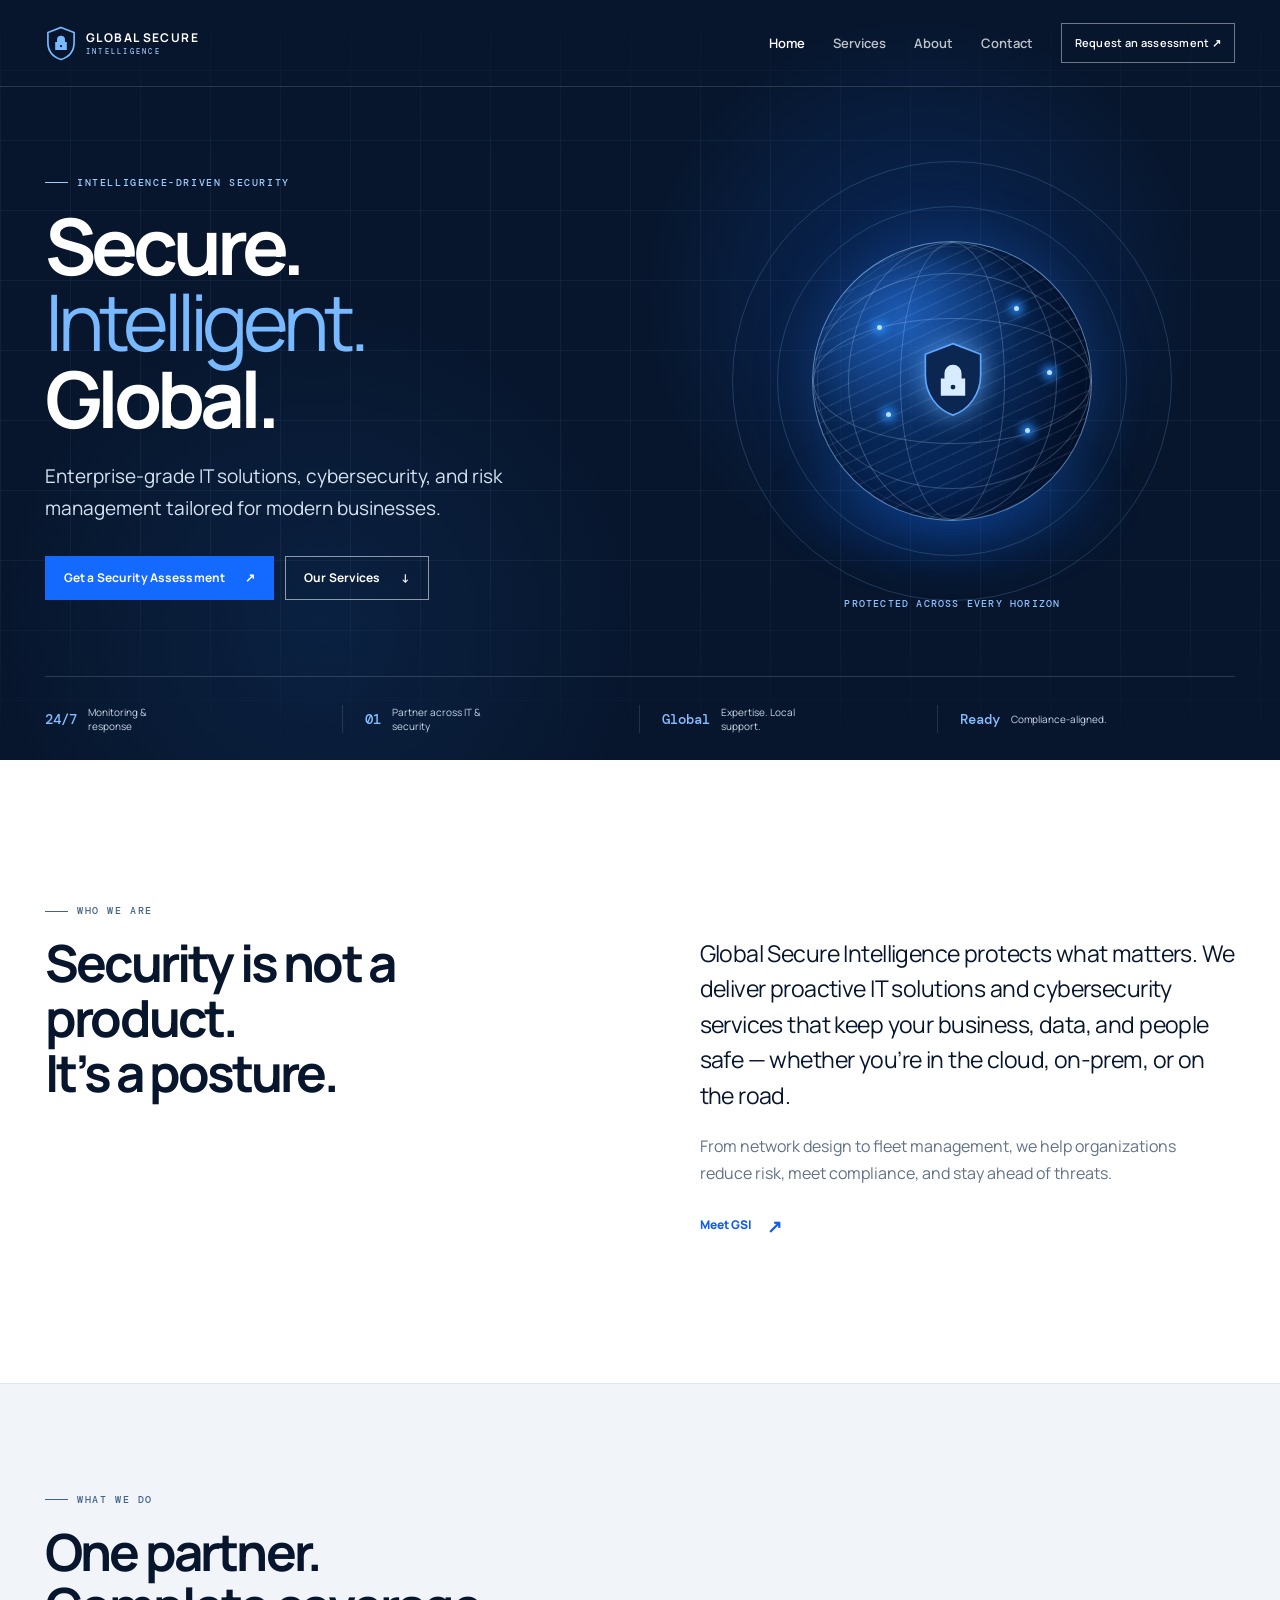
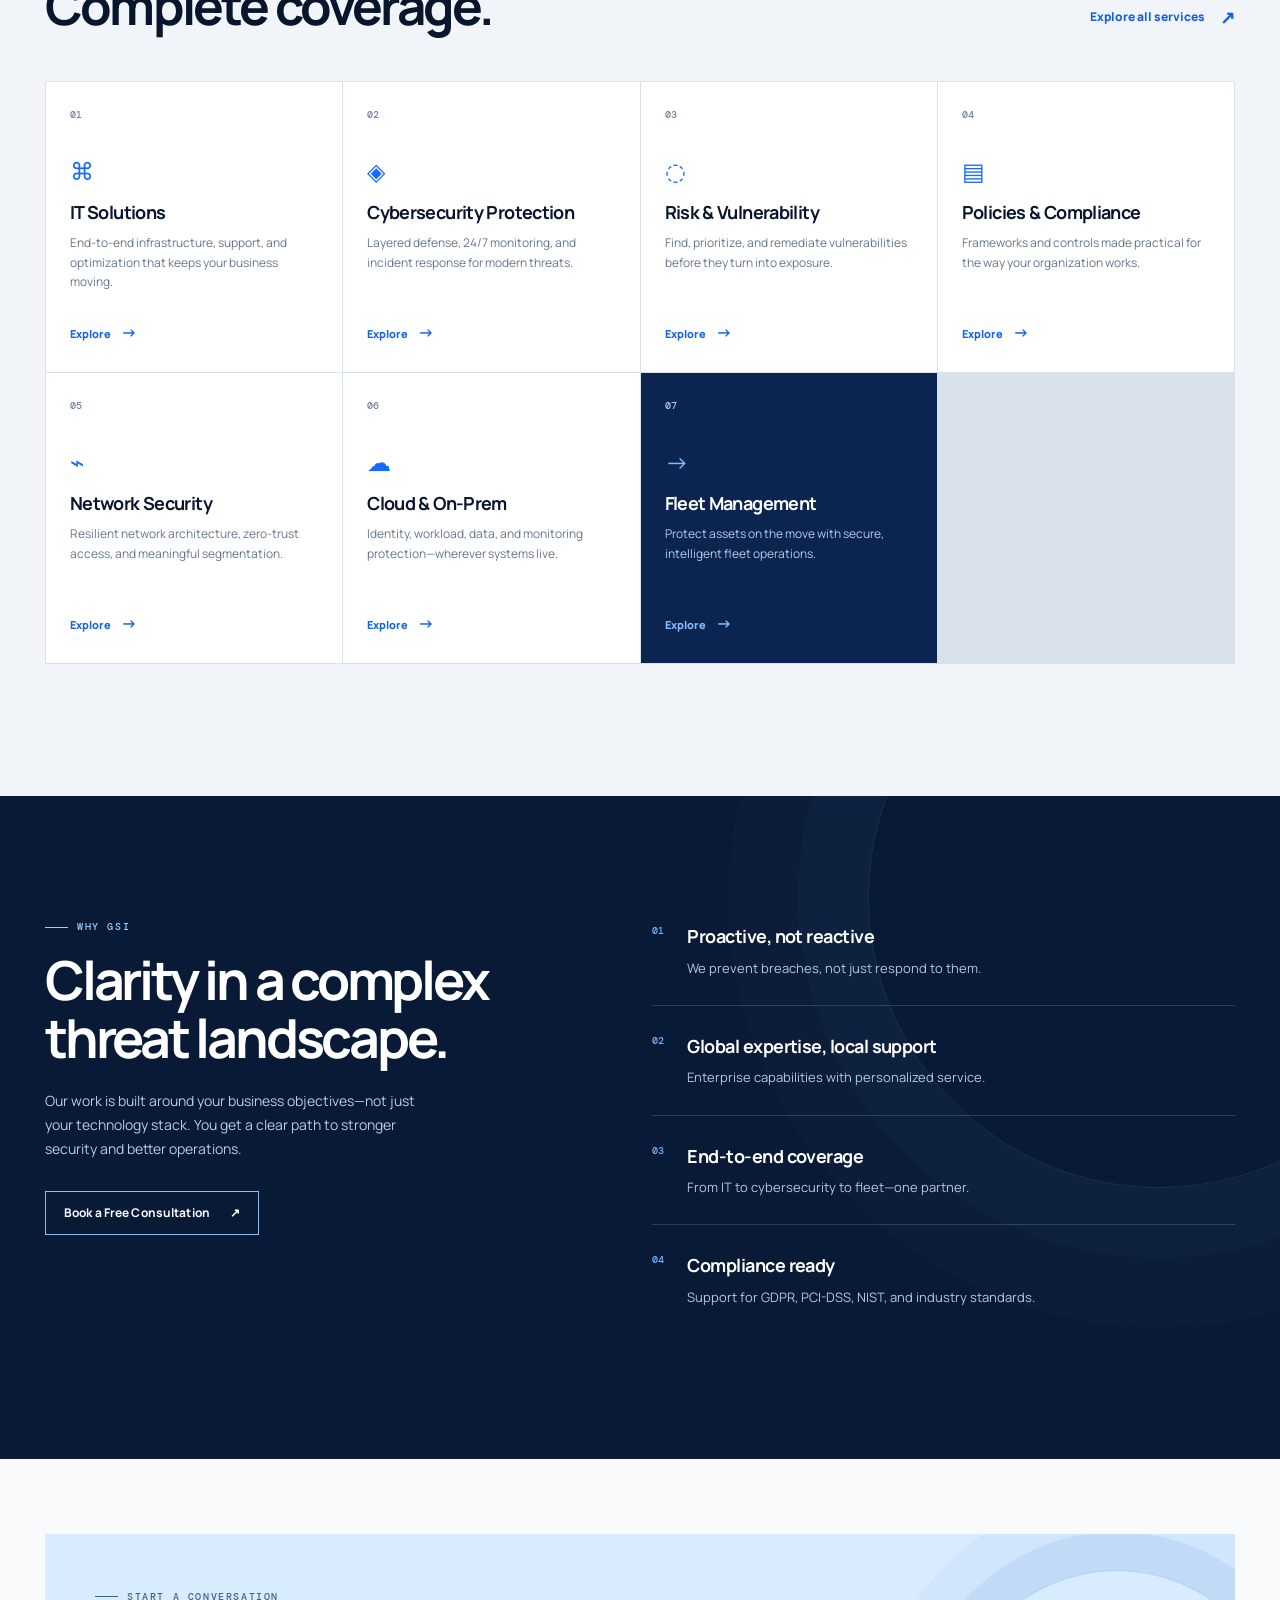
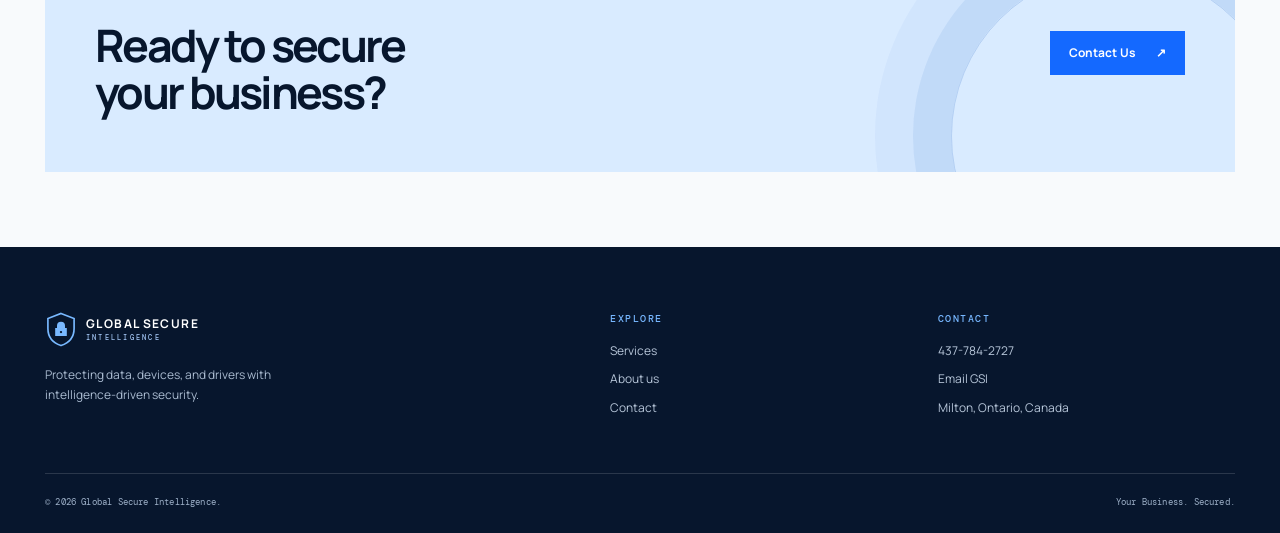
<file: index.html>
<!doctype html>
<html lang="en">
  <head>
    <meta charset="UTF-8">
    <meta name="viewport" content="width=device-width, initial-scale=1.0">
    <meta name="description" content="Global Secure Intelligence delivers enterprise-grade IT solutions, cybersecurity, risk management, and fleet intelligence.">
    <meta name="theme-color" content="#07162d">
    <title>Global Secure Intelligence | Your Business. Secured.</title>
    <link rel="preconnect" href="https://fonts.googleapis.com">
    <link rel="preconnect" href="https://fonts.gstatic.com" crossorigin>
    <link href="https://fonts.googleapis.com/css2?family=DM+Mono:wght@400;500&family=Manrope:wght@400;500;600;700;800&display=swap" rel="stylesheet">
    <link rel="stylesheet" href="styles.css">
  </head>
  <body>
    <a class="skip-link" href="#main-content">Skip to content</a>
    <header class="site-header">
      <div class="shell nav-shell">
        <a class="brand" href="index.html" aria-label="Global Secure Intelligence home">
          <svg class="brand-mark" viewBox="0 0 44 48" aria-hidden="true"><path d="M22 2 40 9v13.5C40 34.5 32.5 42.5 22 46 11.5 42.5 4 34.5 4 22.5V9L22 2Z" fill="none" stroke="currentColor" stroke-width="2.3"/><path d="M16.5 22v-3.1a5.5 5.5 0 0 1 11 0V22M14 22h16v11H14z" fill="currentColor"/><circle cx="22" cy="27.5" r="1.6" fill="#07162d"/></svg>
          <span><strong>GLOBAL SECURE</strong><small>INTELLIGENCE</small></span>
        </a>
        <button class="menu-toggle" type="button" aria-label="Open menu" aria-controls="site-nav" aria-expanded="false"><span></span><span></span><span></span></button>
        <nav id="site-nav" class="site-nav" aria-label="Main navigation">
          <a class="is-active" href="index.html">Home</a>
          <a href="services.html">Services</a>
          <a href="about.html">About</a>
          <a href="contact.html">Contact</a>
          <a class="nav-cta" href="contact.html">Request an assessment <span aria-hidden="true">↗</span></a>
        </nav>
      </div>
    </header>

    <main id="main-content">
      <section class="hero hero-home">
        <div class="grid-glow" aria-hidden="true"></div>
        <div class="shell hero-grid">
          <div class="hero-copy reveal">
            <p class="eyebrow"><span></span> Intelligence-driven security</p>
            <h1>Secure.<br><em>Intelligent.</em><br>Global.</h1>
            <p class="hero-lede">Enterprise-grade IT solutions, cybersecurity, and risk management tailored for modern businesses.</p>
            <div class="button-row">
              <a class="button button-primary" href="contact.html">Get a Security Assessment <span aria-hidden="true">↗</span></a>
              <a class="button button-ghost" href="#services">Our Services <span aria-hidden="true">↓</span></a>
            </div>
          </div>
          <div class="hero-visual reveal" aria-label="Abstract secure global network">
            <div class="radar-ring ring-one"></div><div class="radar-ring ring-two"></div><div class="radar-ring ring-three"></div>
            <div class="globe">
              <span class="longitude l-one"></span><span class="longitude l-two"></span><span class="latitude a-one"></span><span class="latitude a-two"></span>
              <span class="node n-one"></span><span class="node n-two"></span><span class="node n-three"></span><span class="node n-four"></span><span class="node n-five"></span>
              <svg viewBox="0 0 128 128" aria-hidden="true"><path d="M64 18 98 31v26c0 23-14.3 42.1-34 49-19.7-6.9-34-26-34-49V31l34-13Z" fill="#0b2651" stroke="#61a7ff" stroke-width="2"/><path d="M53.5 61.5v-7a10.5 10.5 0 1 1 21 0v7M49 61h30v21H49z" fill="#d8ecff"/><circle cx="64" cy="71.5" r="3" fill="#0b2651"/></svg>
            </div>
            <p>Protected across every horizon</p>
          </div>
        </div>
        <div class="shell trust-bar">
          <div><b>24/7</b><span>Monitoring & response</span></div>
          <div><b>01</b><span>Partner across IT & security</span></div>
          <div><b>Global</b><span>Expertise. Local support.</span></div>
          <div><b>Ready</b><span>Compliance-aligned.</span></div>
        </div>
      </section>

      <section class="intro-section">
        <div class="shell split-layout">
          <div class="intro-title reveal">
            <p class="eyebrow dark"><span></span> Who we are</p>
            <h2>Security is not a product.<br>It’s a posture.</h2>
          </div>
          <div class="intro-copy reveal">
            <p class="large-copy">Global Secure Intelligence protects what matters. We deliver proactive IT solutions and cybersecurity services that keep your business, data, and people safe — whether you’re in the cloud, on-prem, or on the road.</p>
            <p>From network design to fleet management, we help organizations reduce risk, meet compliance, and stay ahead of threats.</p>
            <a class="text-link" href="about.html">Meet GSI <span aria-hidden="true">↗</span></a>
          </div>
        </div>
      </section>

      <section id="services" class="services-section">
        <div class="shell">
          <div class="section-heading reveal">
            <div><p class="eyebrow dark"><span></span> What we do</p><h2>One partner.<br>Complete coverage.</h2></div>
            <a class="text-link desktop-link" href="services.html">Explore all services <span aria-hidden="true">↗</span></a>
          </div>
          <div class="service-grid">
            <a class="service-card reveal" href="services.html#it-solutions"><span class="card-number">01</span><span class="service-icon">⌘</span><h3>IT Solutions</h3><p>End-to-end infrastructure, support, and optimization that keeps your business moving.</p><span class="card-link">Explore <b>→</b></span></a>
            <a class="service-card reveal" href="services.html#cybersecurity"><span class="card-number">02</span><span class="service-icon">◈</span><h3>Cybersecurity Protection</h3><p>Layered defense, 24/7 monitoring, and incident response for modern threats.</p><span class="card-link">Explore <b>→</b></span></a>
            <a class="service-card reveal" href="services.html#risk"><span class="card-number">03</span><span class="service-icon">◌</span><h3>Risk & Vulnerability</h3><p>Find, prioritize, and remediate vulnerabilities before they turn into exposure.</p><span class="card-link">Explore <b>→</b></span></a>
            <a class="service-card reveal" href="services.html#policies"><span class="card-number">04</span><span class="service-icon">▤</span><h3>Policies & Compliance</h3><p>Frameworks and controls made practical for the way your organization works.</p><span class="card-link">Explore <b>→</b></span></a>
            <a class="service-card reveal" href="services.html#network"><span class="card-number">05</span><span class="service-icon">⌁</span><h3>Network Security</h3><p>Resilient network architecture, zero-trust access, and meaningful segmentation.</p><span class="card-link">Explore <b>→</b></span></a>
            <a class="service-card reveal" href="services.html#cloud"><span class="card-number">06</span><span class="service-icon">☁</span><h3>Cloud & On-Prem</h3><p>Identity, workload, data, and monitoring protection—wherever systems live.</p><span class="card-link">Explore <b>→</b></span></a>
            <a class="service-card service-card-accent reveal" href="services.html#fleet"><span class="card-number">07</span><span class="service-icon">→</span><h3>Fleet Management</h3><p>Protect assets on the move with secure, intelligent fleet operations.</p><span class="card-link">Explore <b>→</b></span></a>
          </div>
          <a class="text-link mobile-link" href="services.html">Explore all services <span aria-hidden="true">↗</span></a>
        </div>
      </section>

      <section class="proof-section">
        <div class="shell proof-grid">
          <div class="proof-content reveal">
            <p class="eyebrow"><span></span> Why GSI</p>
            <h2>Clarity in a complex threat landscape.</h2>
            <p>Our work is built around your business objectives—not just your technology stack. You get a clear path to stronger security and better operations.</p>
            <a class="button button-outline-light" href="contact.html">Book a Free Consultation <span aria-hidden="true">↗</span></a>
          </div>
          <ul class="proof-list reveal">
            <li><span>01</span><div><h3>Proactive, not reactive</h3><p>We prevent breaches, not just respond to them.</p></div></li>
            <li><span>02</span><div><h3>Global expertise, local support</h3><p>Enterprise capabilities with personalized service.</p></div></li>
            <li><span>03</span><div><h3>End-to-end coverage</h3><p>From IT to cybersecurity to fleet—one partner.</p></div></li>
            <li><span>04</span><div><h3>Compliance ready</h3><p>Support for GDPR, PCI-DSS, NIST, and industry standards.</p></div></li>
          </ul>
        </div>
      </section>

      <section class="final-cta">
        <div class="shell cta-panel reveal">
          <div><p class="eyebrow dark"><span></span> Start a conversation</p><h2>Ready to secure<br>your business?</h2></div>
          <a class="button button-primary" href="contact.html">Contact Us <span aria-hidden="true">↗</span></a>
        </div>
      </section>
    </main>

    <footer class="site-footer">
      <div class="shell footer-grid">
        <div><a class="brand footer-brand" href="index.html"><svg class="brand-mark" viewBox="0 0 44 48" aria-hidden="true"><path d="M22 2 40 9v13.5C40 34.5 32.5 42.5 22 46 11.5 42.5 4 34.5 4 22.5V9L22 2Z" fill="none" stroke="currentColor" stroke-width="2.3"/><path d="M16.5 22v-3.1a5.5 5.5 0 0 1 11 0V22M14 22h16v11H14z" fill="currentColor"/><circle cx="22" cy="27.5" r="1.6" fill="#07162d"/></svg><span><strong>GLOBAL SECURE</strong><small>INTELLIGENCE</small></span></a><p class="footer-blurb">Protecting data, devices, and drivers with intelligence-driven security.</p></div>
        <div class="footer-links"><p>Explore</p><a href="services.html">Services</a><a href="about.html">About us</a><a href="contact.html">Contact</a></div>
        <div class="footer-links"><p>Contact</p><a href="tel:+14377842727">437-784-2727</a><a href="mailto:globalsecureintelligence@gmail.com">Email GSI</a><span>Milton, Ontario, Canada</span></div>
      </div>
      <div class="shell footer-bottom"><span>© <span data-current-year></span> Global Secure Intelligence.</span><span>Your Business. Secured.</span></div>
    </footer>
    <script src="script.js"></script>
  </body>
</html>
</file>
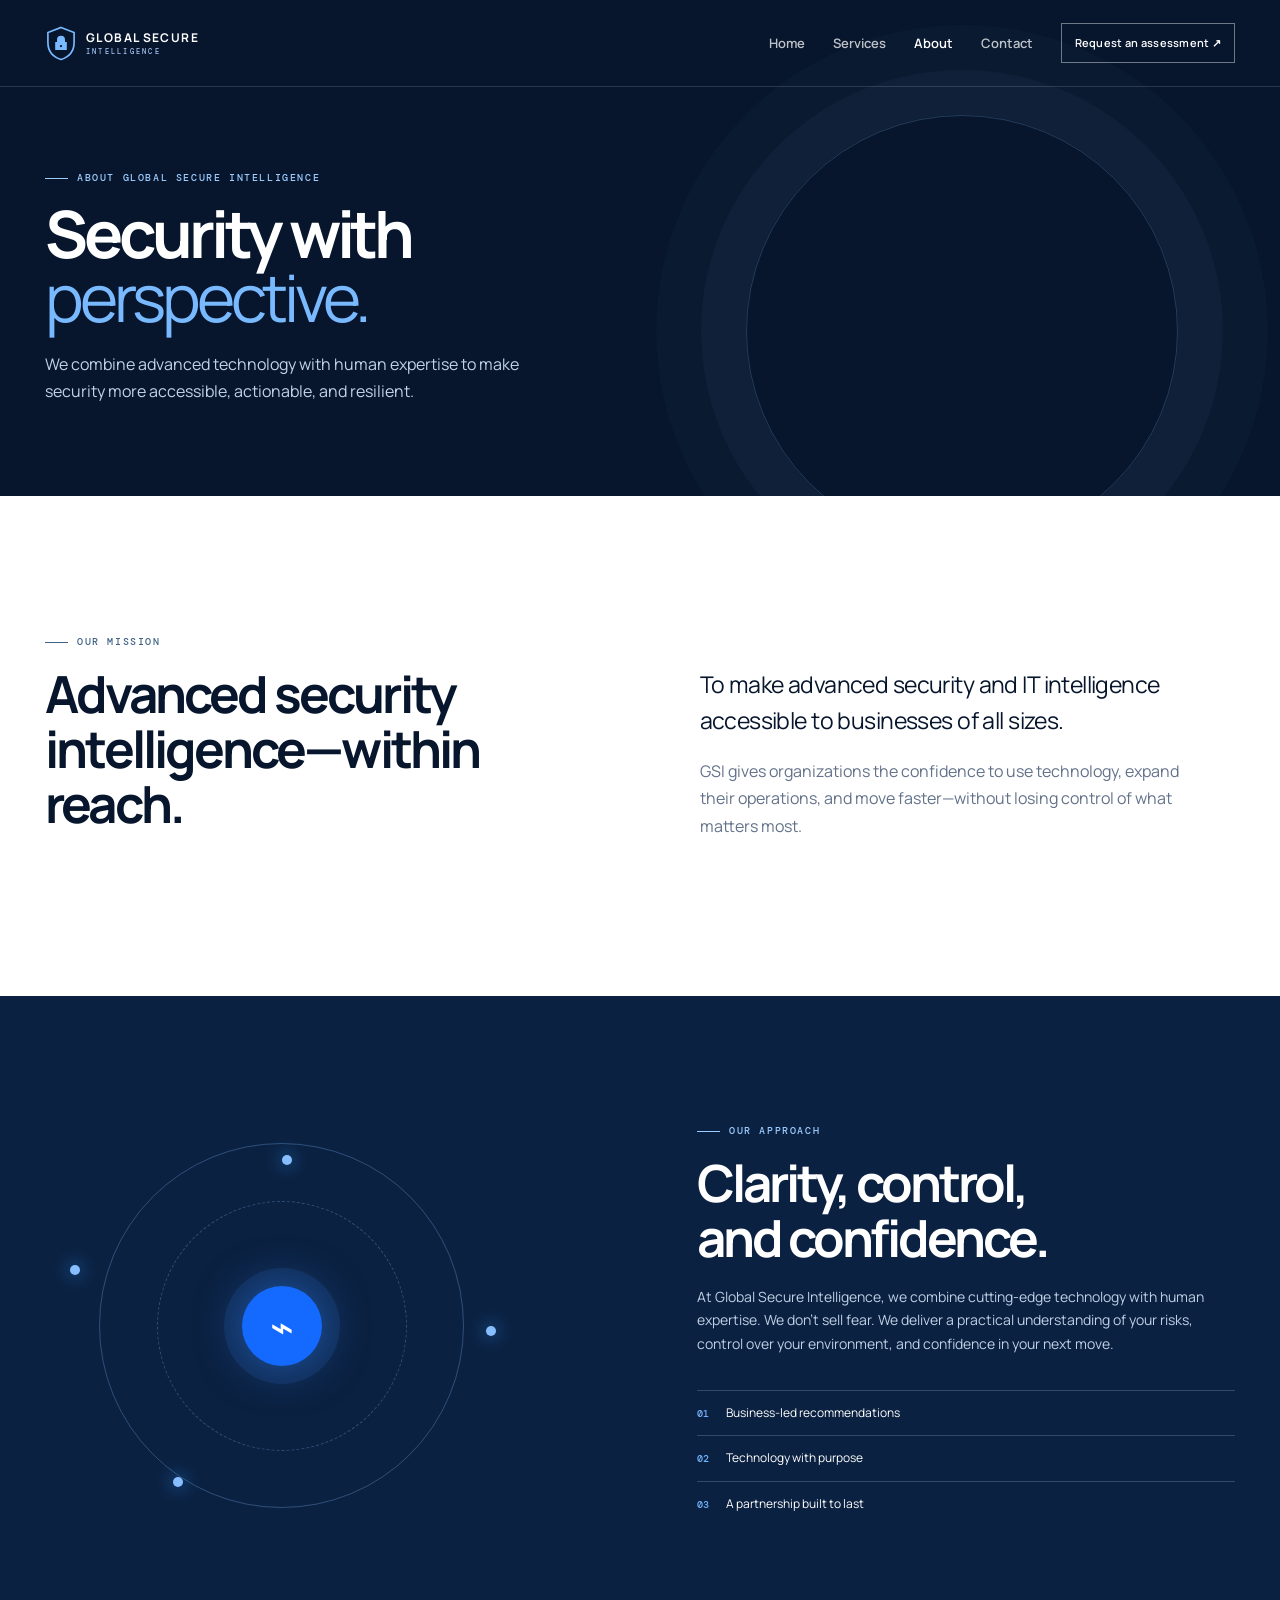
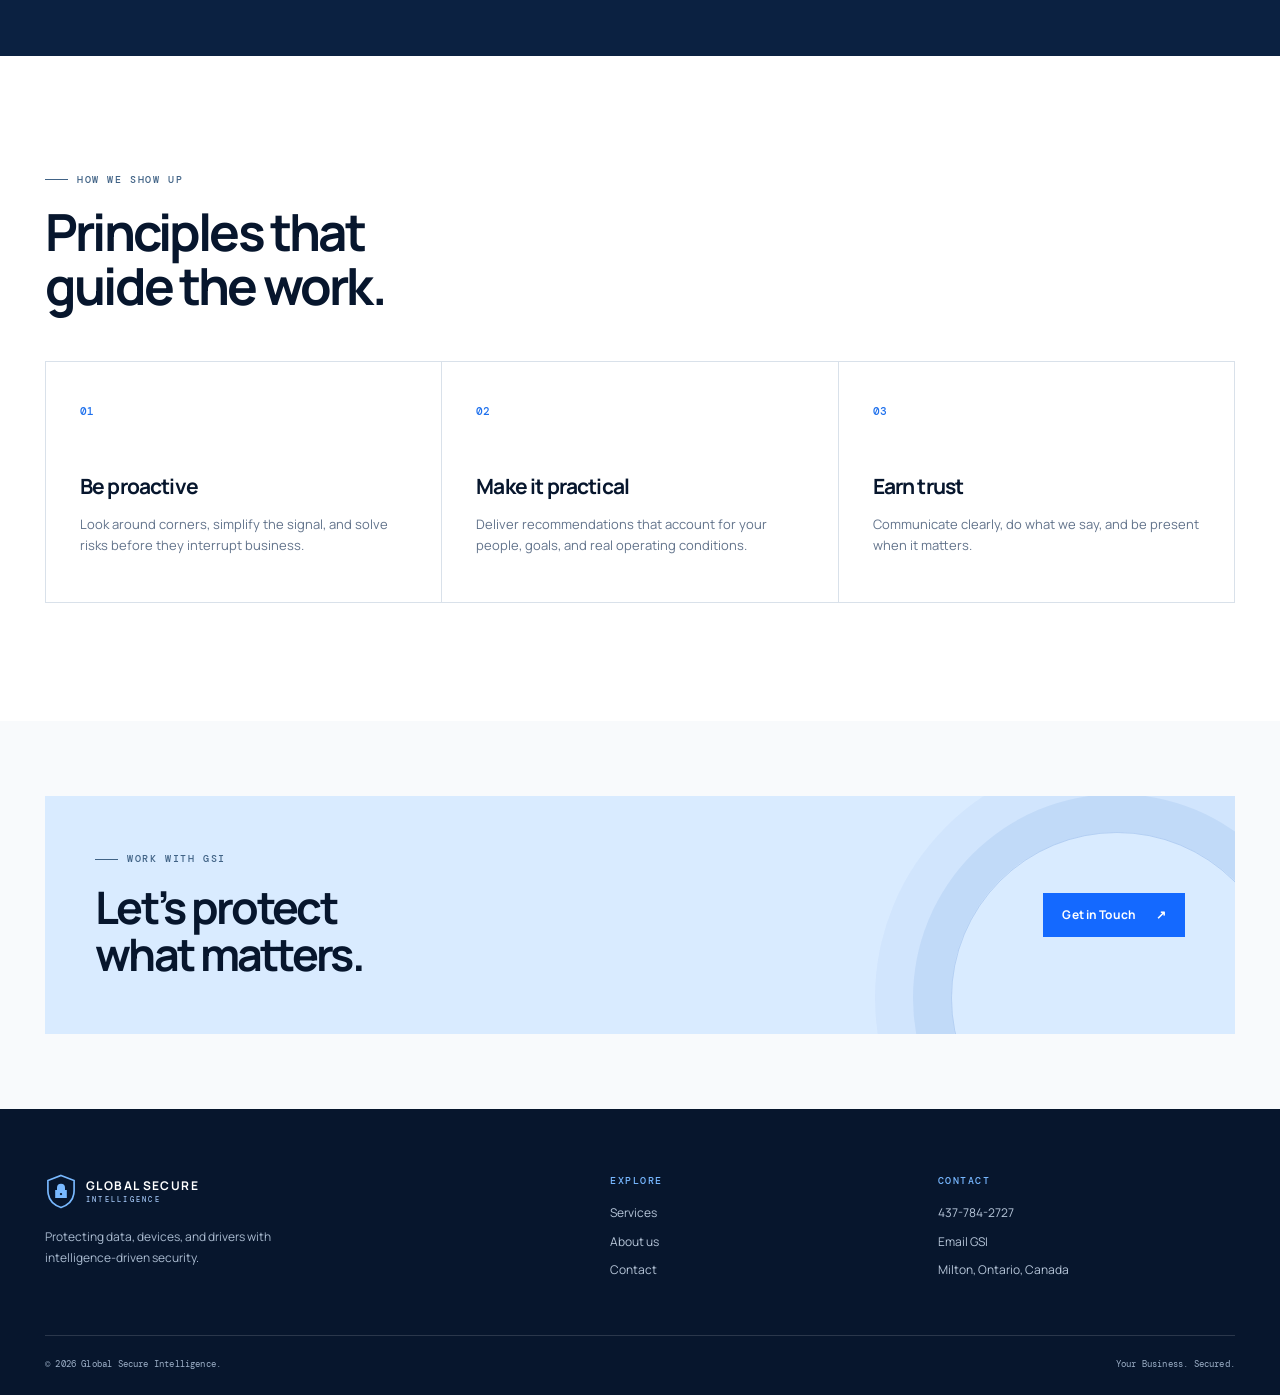
<file: about.html>
<!doctype html>
<html lang="en">
  <head>
    <meta charset="UTF-8"><meta name="viewport" content="width=device-width, initial-scale=1.0">
    <meta name="description" content="Learn about the mission and approach of Global Secure Intelligence.">
    <meta name="theme-color" content="#07162d"><title>About GSI | Global Secure Intelligence</title>
    <link rel="preconnect" href="https://fonts.googleapis.com"><link rel="preconnect" href="https://fonts.gstatic.com" crossorigin>
    <link href="https://fonts.googleapis.com/css2?family=DM+Mono:wght@400;500&family=Manrope:wght@400;500;600;700;800&display=swap" rel="stylesheet"><link rel="stylesheet" href="styles.css">
  </head>
  <body>
    <a class="skip-link" href="#main-content">Skip to content</a>
    <header class="site-header"><div class="shell nav-shell"><a class="brand" href="index.html" aria-label="Global Secure Intelligence home"><svg class="brand-mark" viewBox="0 0 44 48" aria-hidden="true"><path d="M22 2 40 9v13.5C40 34.5 32.5 42.5 22 46 11.5 42.5 4 34.5 4 22.5V9L22 2Z" fill="none" stroke="currentColor" stroke-width="2.3"/><path d="M16.5 22v-3.1a5.5 5.5 0 0 1 11 0V22M14 22h16v11H14z" fill="currentColor"/><circle cx="22" cy="27.5" r="1.6" fill="#07162d"/></svg><span><strong>GLOBAL SECURE</strong><small>INTELLIGENCE</small></span></a><button class="menu-toggle" type="button" aria-label="Open menu" aria-controls="site-nav" aria-expanded="false"><span></span><span></span><span></span></button><nav id="site-nav" class="site-nav" aria-label="Main navigation"><a href="index.html">Home</a><a href="services.html">Services</a><a class="is-active" href="about.html">About</a><a href="contact.html">Contact</a><a class="nav-cta" href="contact.html">Request an assessment <span aria-hidden="true">↗</span></a></nav></div></header>
    <main id="main-content">
      <section class="page-hero about-hero"><div class="shell"><p class="eyebrow"><span></span> About Global Secure Intelligence</p><h1>Security with<br><em>perspective.</em></h1><p>We combine advanced technology with human expertise to make security more accessible, actionable, and resilient.</p></div></section>
      <section class="about-intro"><div class="shell split-layout"><div class="intro-title reveal"><p class="eyebrow dark"><span></span> Our mission</p><h2>Advanced security intelligence—within reach.</h2></div><div class="intro-copy reveal"><p class="large-copy">To make advanced security and IT intelligence accessible to businesses of all sizes.</p><p>GSI gives organizations the confidence to use technology, expand their operations, and move faster—without losing control of what matters most.</p></div></div></section>
      <section class="approach-section"><div class="shell approach-grid"><div class="approach-visual reveal"><div class="orbit orbit-1"></div><div class="orbit orbit-2"></div><div class="center-lock">⌁</div><span class="approach-dot dot-1"></span><span class="approach-dot dot-2"></span><span class="approach-dot dot-3"></span><span class="approach-dot dot-4"></span></div><div class="approach-copy reveal"><p class="eyebrow"><span></span> Our approach</p><h2>Clarity, control,<br>and confidence.</h2><p>At Global Secure Intelligence, we combine cutting-edge technology with human expertise. We don’t sell fear. We deliver a practical understanding of your risks, control over your environment, and confidence in your next move.</p><div class="approach-points"><div><b>01</b><span>Business-led recommendations</span></div><div><b>02</b><span>Technology with purpose</span></div><div><b>03</b><span>A partnership built to last</span></div></div></div></div></section>
      <section class="principles-section"><div class="shell"><div class="section-heading reveal"><div><p class="eyebrow dark"><span></span> How we show up</p><h2>Principles that<br>guide the work.</h2></div></div><div class="principles-grid"><div class="principle reveal"><span>01</span><h3>Be proactive</h3><p>Look around corners, simplify the signal, and solve risks before they interrupt business.</p></div><div class="principle reveal"><span>02</span><h3>Make it practical</h3><p>Deliver recommendations that account for your people, goals, and real operating conditions.</p></div><div class="principle reveal"><span>03</span><h3>Earn trust</h3><p>Communicate clearly, do what we say, and be present when it matters.</p></div></div></div></section>
      <section class="final-cta"><div class="shell cta-panel reveal"><div><p class="eyebrow dark"><span></span> Work with GSI</p><h2>Let’s protect<br>what matters.</h2></div><a class="button button-primary" href="contact.html">Get in Touch <span aria-hidden="true">↗</span></a></div></section>
    </main>
    <footer class="site-footer"><div class="shell footer-grid"><div><a class="brand footer-brand" href="index.html"><svg class="brand-mark" viewBox="0 0 44 48" aria-hidden="true"><path d="M22 2 40 9v13.5C40 34.5 32.5 42.5 22 46 11.5 42.5 4 34.5 4 22.5V9L22 2Z" fill="none" stroke="currentColor" stroke-width="2.3"/><path d="M16.5 22v-3.1a5.5 5.5 0 0 1 11 0V22M14 22h16v11H14z" fill="currentColor"/><circle cx="22" cy="27.5" r="1.6" fill="#07162d"/></svg><span><strong>GLOBAL SECURE</strong><small>INTELLIGENCE</small></span></a><p class="footer-blurb">Protecting data, devices, and drivers with intelligence-driven security.</p></div><div class="footer-links"><p>Explore</p><a href="services.html">Services</a><a href="about.html">About us</a><a href="contact.html">Contact</a></div><div class="footer-links"><p>Contact</p><a href="tel:+14377842727">437-784-2727</a><a href="mailto:globalsecureintelligence@gmail.com">Email GSI</a><span>Milton, Ontario, Canada</span></div></div><div class="shell footer-bottom"><span>© <span data-current-year></span> Global Secure Intelligence.</span><span>Your Business. Secured.</span></div></footer>
    <script src="script.js"></script>
  </body>
</html>
</file>
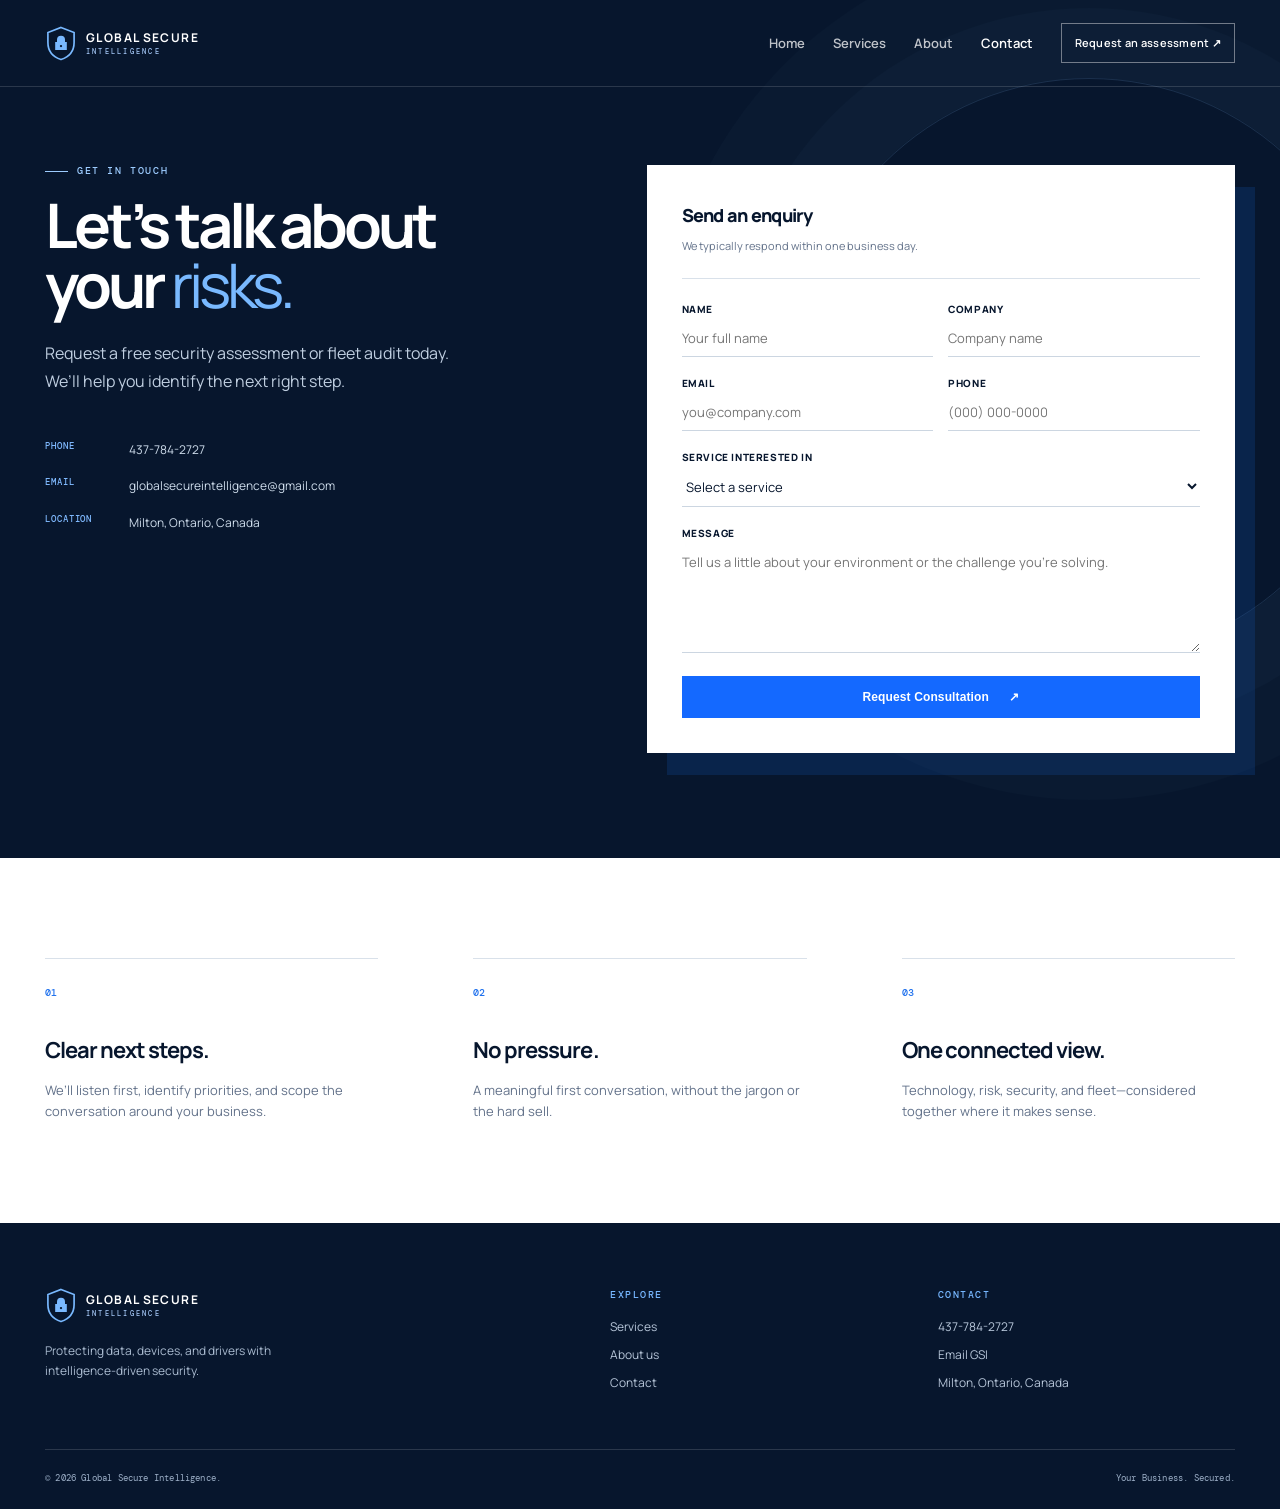
<file: contact.html>
<!doctype html>
<html lang="en">
  <head>
    <meta charset="UTF-8"><meta name="viewport" content="width=device-width, initial-scale=1.0">
    <meta name="description" content="Request a free security assessment or fleet audit from Global Secure Intelligence.">
    <meta name="theme-color" content="#07162d"><title>Contact GSI | Global Secure Intelligence</title>
    <link rel="preconnect" href="https://fonts.googleapis.com"><link rel="preconnect" href="https://fonts.gstatic.com" crossorigin>
    <link href="https://fonts.googleapis.com/css2?family=DM+Mono:wght@400;500&family=Manrope:wght@400;500;600;700;800&display=swap" rel="stylesheet"><link rel="stylesheet" href="styles.css">
  </head>
  <body>
    <a class="skip-link" href="#main-content">Skip to content</a>
    <header class="site-header"><div class="shell nav-shell"><a class="brand" href="index.html" aria-label="Global Secure Intelligence home"><svg class="brand-mark" viewBox="0 0 44 48" aria-hidden="true"><path d="M22 2 40 9v13.5C40 34.5 32.5 42.5 22 46 11.5 42.5 4 34.5 4 22.5V9L22 2Z" fill="none" stroke="currentColor" stroke-width="2.3"/><path d="M16.5 22v-3.1a5.5 5.5 0 0 1 11 0V22M14 22h16v11H14z" fill="currentColor"/><circle cx="22" cy="27.5" r="1.6" fill="#07162d"/></svg><span><strong>GLOBAL SECURE</strong><small>INTELLIGENCE</small></span></a><button class="menu-toggle" type="button" aria-label="Open menu" aria-controls="site-nav" aria-expanded="false"><span></span><span></span><span></span></button><nav id="site-nav" class="site-nav" aria-label="Main navigation"><a href="index.html">Home</a><a href="services.html">Services</a><a href="about.html">About</a><a class="is-active" href="contact.html">Contact</a><a class="nav-cta" href="#contact-form">Request an assessment <span aria-hidden="true">↗</span></a></nav></div></header>
    <main id="main-content">
      <section class="contact-hero"><div class="shell contact-grid"><div class="contact-copy reveal"><p class="eyebrow"><span></span> Get in touch</p><h1>Let’s talk about<br>your <em>risks.</em></h1><p>Request a free security assessment or fleet audit today. We’ll help you identify the next right step.</p><div class="contact-details"><a href="tel:+14377842727"><b>Phone</b><span>437-784-2727</span></a><a href="mailto:globalsecureintelligence@gmail.com"><b>Email</b><span>globalsecureintelligence@gmail.com</span></a><div><b>Location</b><span>Milton, Ontario, Canada</span></div></div></div>
        <form id="contact-form" class="contact-form reveal" name="gsi-contact" method="POST" action="/success.html" data-netlify="true" netlify-honeypot="bot-field">
          <input type="hidden" name="form-name" value="gsi-contact"><p class="visually-hidden"><label>Don’t fill this out if you’re human: <input name="bot-field"></label></p>
          <div class="form-heading"><p>Send an enquiry</p><span>We typically respond within one business day.</span></div>
          <div class="form-row"><label>Name <input required type="text" name="name" autocomplete="name" placeholder="Your full name"></label><label>Company <input type="text" name="company" autocomplete="organization" placeholder="Company name"></label></div>
          <div class="form-row"><label>Email <input required type="email" name="email" autocomplete="email" placeholder="you@company.com"></label><label>Phone <input type="tel" name="phone" autocomplete="tel" placeholder="(000) 000-0000"></label></div>
          <label>Service interested in <select name="service"><option value="">Select a service</option><option>IT Solutions</option><option>Cybersecurity Protection</option><option>Risk & Vulnerability Management</option><option>Security Policies & Compliance</option><option>Network Security & Design</option><option>Cloud & On-Prem Security</option><option>Fleet Management</option><option>Not sure yet</option></select></label>
          <label>Message <textarea required name="message" rows="5" placeholder="Tell us a little about your environment or the challenge you’re solving."></textarea></label>
          <button class="button button-primary" type="submit">Request Consultation <span aria-hidden="true">↗</span></button>
        </form></div></section>
      <section class="contact-assurance"><div class="shell assurance-grid"><div><span>01</span><h2>Clear next steps.</h2><p>We’ll listen first, identify priorities, and scope the conversation around your business.</p></div><div><span>02</span><h2>No pressure.</h2><p>A meaningful first conversation, without the jargon or the hard sell.</p></div><div><span>03</span><h2>One connected view.</h2><p>Technology, risk, security, and fleet—considered together where it makes sense.</p></div></div></section>
    </main>
    <footer class="site-footer"><div class="shell footer-grid"><div><a class="brand footer-brand" href="index.html"><svg class="brand-mark" viewBox="0 0 44 48" aria-hidden="true"><path d="M22 2 40 9v13.5C40 34.5 32.5 42.5 22 46 11.5 42.5 4 34.5 4 22.5V9L22 2Z" fill="none" stroke="currentColor" stroke-width="2.3"/><path d="M16.5 22v-3.1a5.5 5.5 0 0 1 11 0V22M14 22h16v11H14z" fill="currentColor"/><circle cx="22" cy="27.5" r="1.6" fill="#07162d"/></svg><span><strong>GLOBAL SECURE</strong><small>INTELLIGENCE</small></span></a><p class="footer-blurb">Protecting data, devices, and drivers with intelligence-driven security.</p></div><div class="footer-links"><p>Explore</p><a href="services.html">Services</a><a href="about.html">About us</a><a href="contact.html">Contact</a></div><div class="footer-links"><p>Contact</p><a href="tel:+14377842727">437-784-2727</a><a href="mailto:globalsecureintelligence@gmail.com">Email GSI</a><span>Milton, Ontario, Canada</span></div></div><div class="shell footer-bottom"><span>© <span data-current-year></span> Global Secure Intelligence.</span><span>Your Business. Secured.</span></div></footer>
    <script src="script.js"></script>
  </body>
</html>
</file>
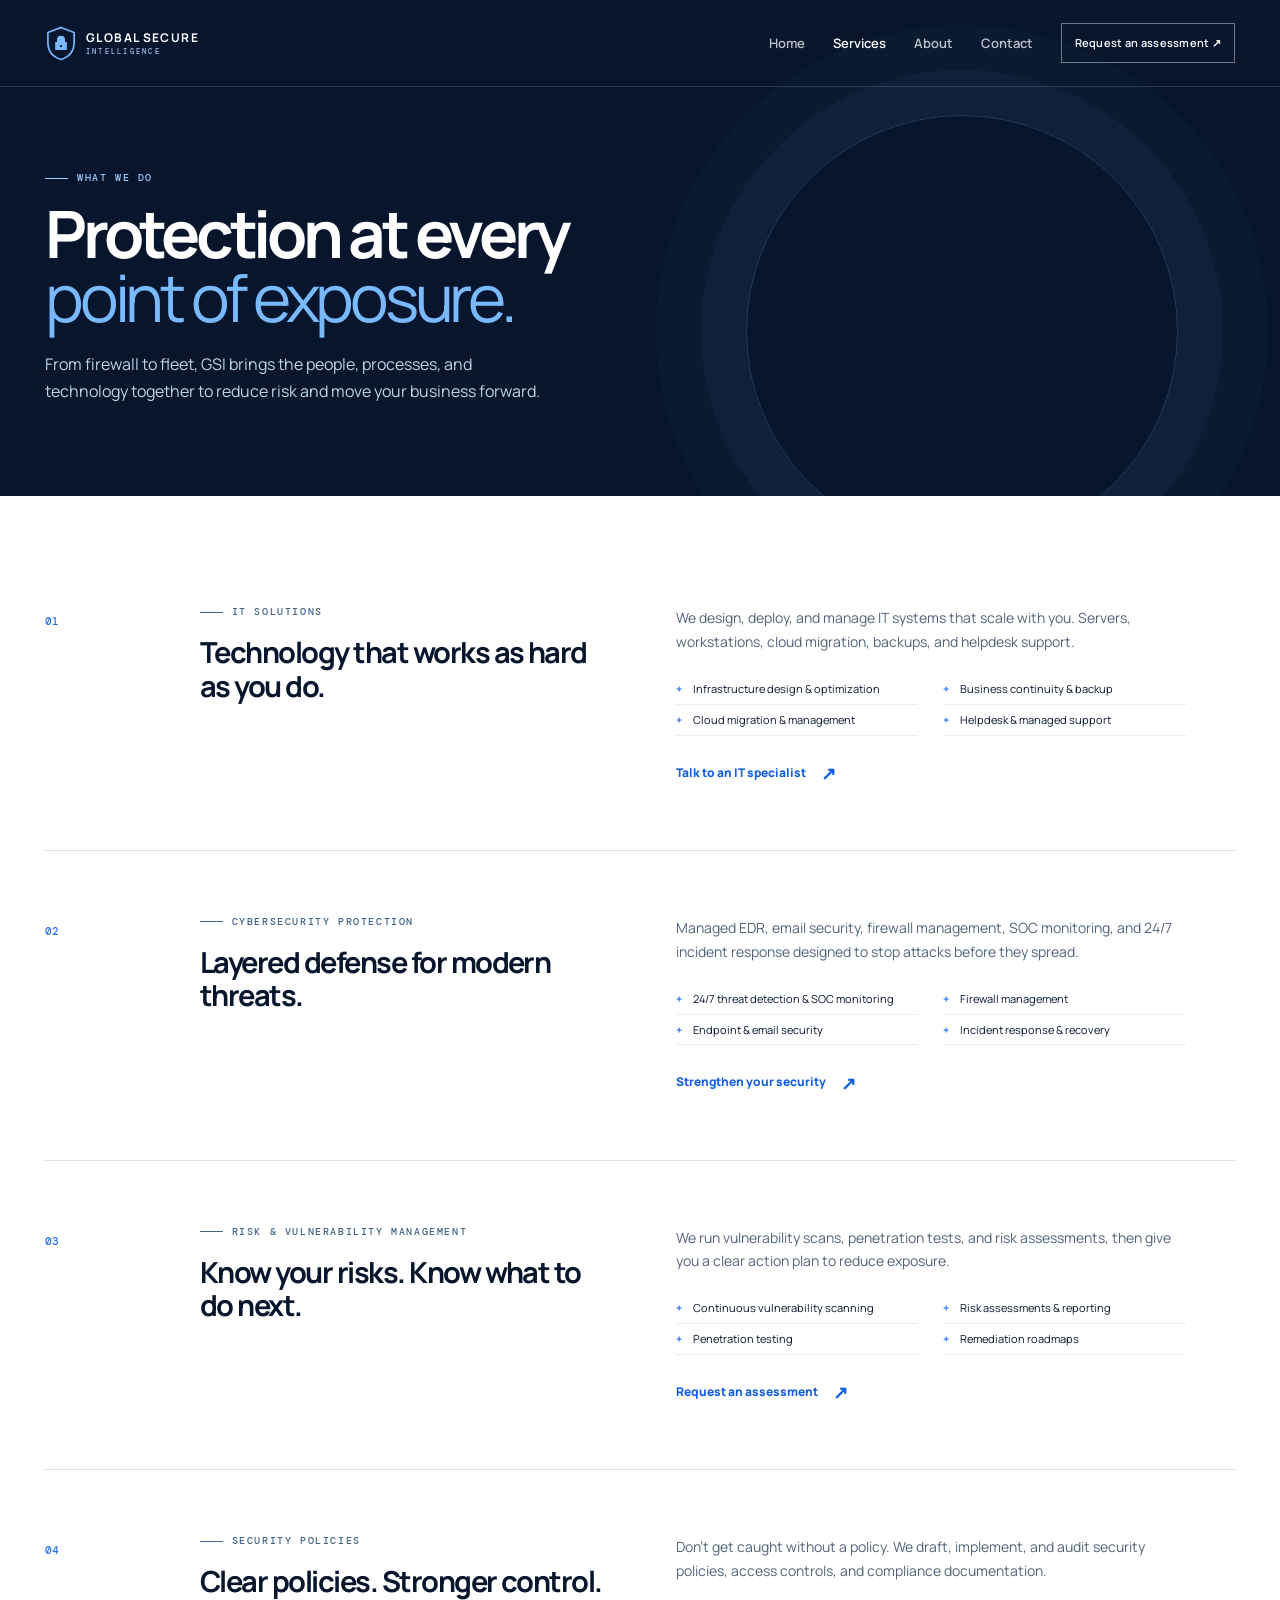
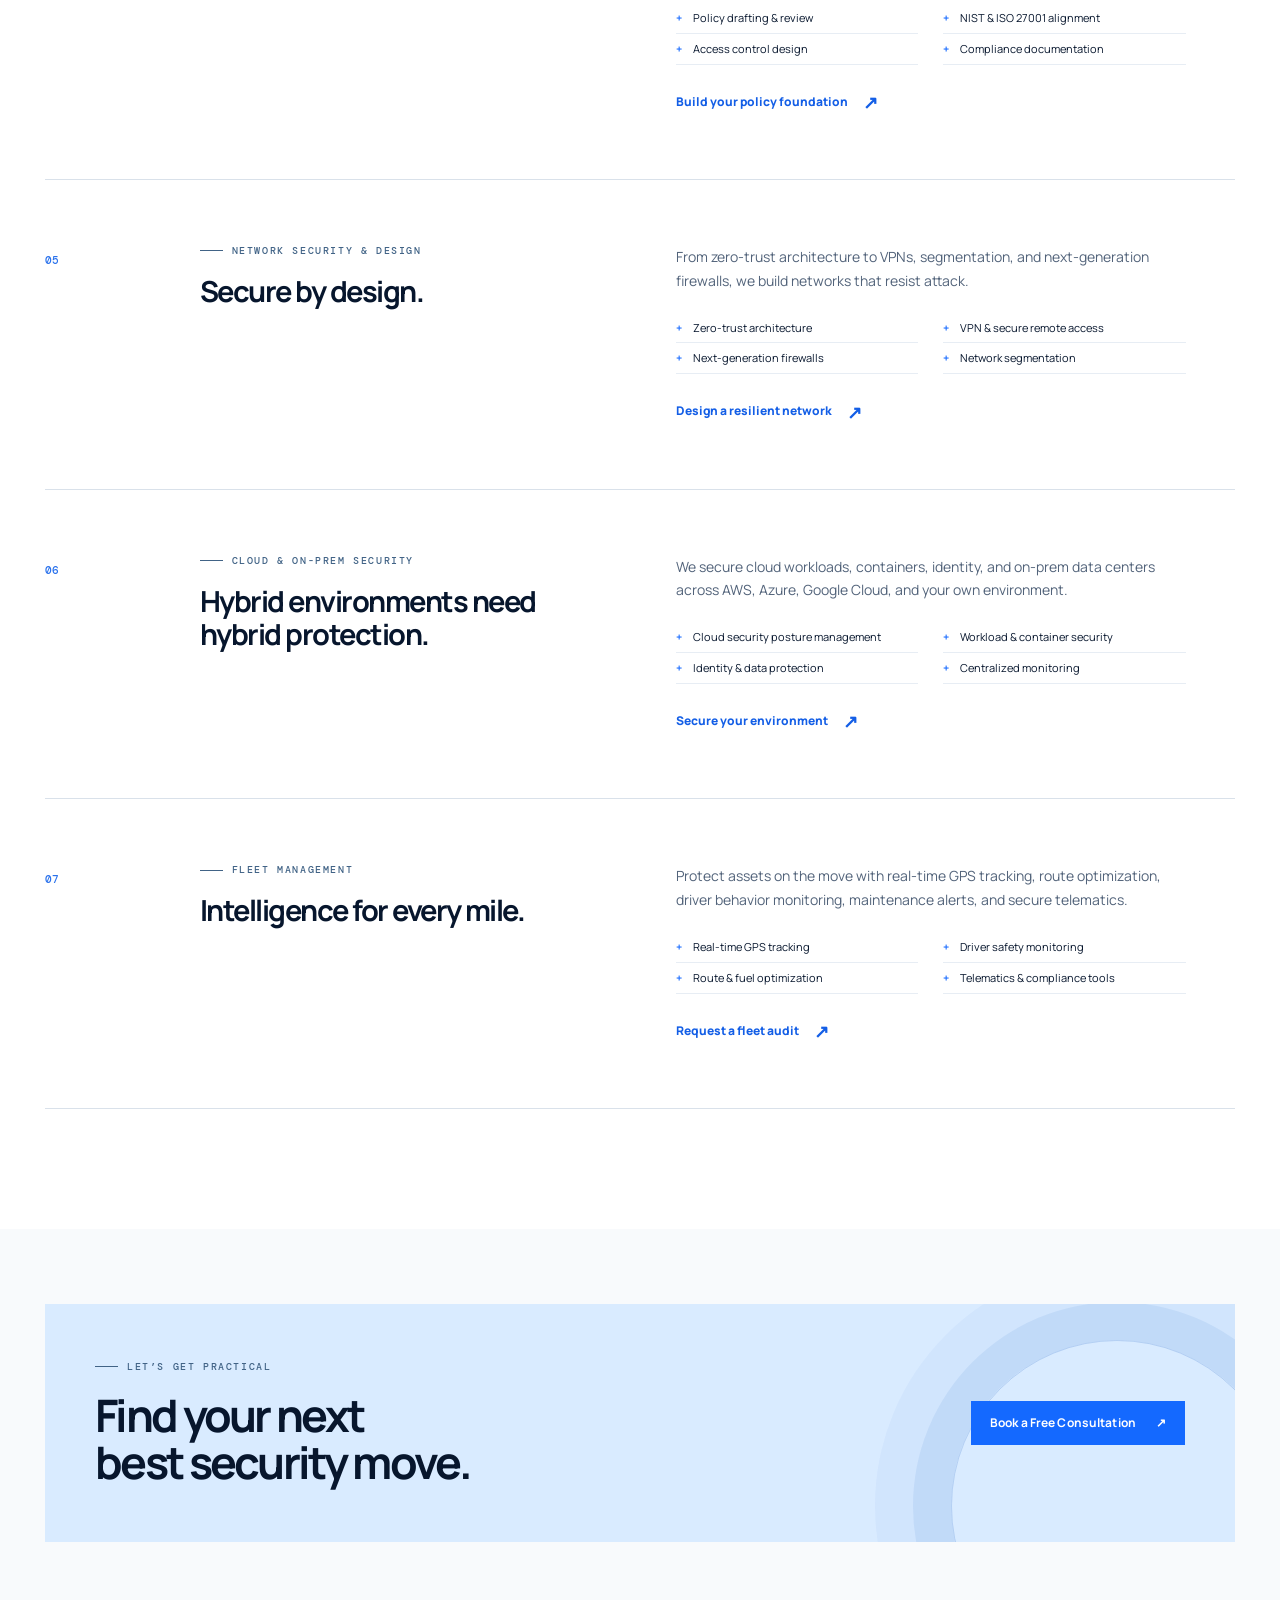
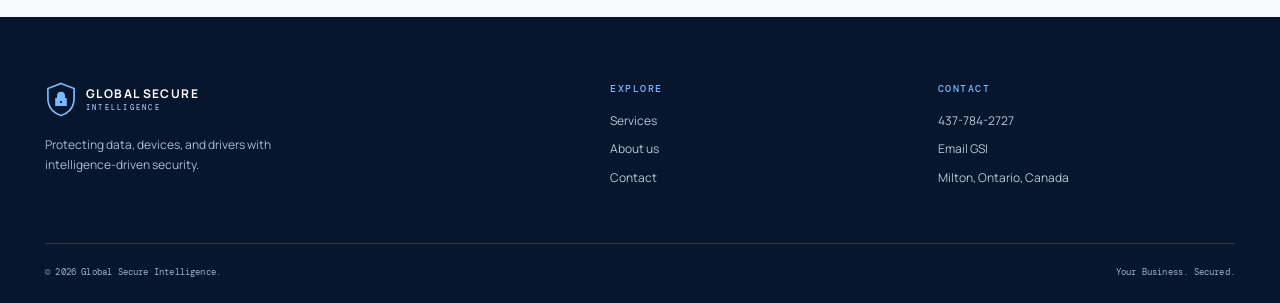
<file: services.html>
<!doctype html>
<html lang="en">
  <head>
    <meta charset="UTF-8">
    <meta name="viewport" content="width=device-width, initial-scale=1.0">
    <meta name="description" content="Explore IT, cybersecurity, risk, compliance, network, cloud, and fleet management services from Global Secure Intelligence.">
    <meta name="theme-color" content="#07162d">
    <title>Services | Global Secure Intelligence</title>
    <link rel="preconnect" href="https://fonts.googleapis.com"><link rel="preconnect" href="https://fonts.gstatic.com" crossorigin>
    <link href="https://fonts.googleapis.com/css2?family=DM+Mono:wght@400;500&family=Manrope:wght@400;500;600;700;800&display=swap" rel="stylesheet">
    <link rel="stylesheet" href="styles.css">
  </head>
  <body>
    <a class="skip-link" href="#main-content">Skip to content</a>
    <header class="site-header">
      <div class="shell nav-shell">
        <a class="brand" href="index.html" aria-label="Global Secure Intelligence home"><svg class="brand-mark" viewBox="0 0 44 48" aria-hidden="true"><path d="M22 2 40 9v13.5C40 34.5 32.5 42.5 22 46 11.5 42.5 4 34.5 4 22.5V9L22 2Z" fill="none" stroke="currentColor" stroke-width="2.3"/><path d="M16.5 22v-3.1a5.5 5.5 0 0 1 11 0V22M14 22h16v11H14z" fill="currentColor"/><circle cx="22" cy="27.5" r="1.6" fill="#07162d"/></svg><span><strong>GLOBAL SECURE</strong><small>INTELLIGENCE</small></span></a>
        <button class="menu-toggle" type="button" aria-label="Open menu" aria-controls="site-nav" aria-expanded="false"><span></span><span></span><span></span></button>
        <nav id="site-nav" class="site-nav" aria-label="Main navigation"><a href="index.html">Home</a><a class="is-active" href="services.html">Services</a><a href="about.html">About</a><a href="contact.html">Contact</a><a class="nav-cta" href="contact.html">Request an assessment <span aria-hidden="true">↗</span></a></nav>
      </div>
    </header>
    <main id="main-content">
      <section class="page-hero">
        <div class="shell"><p class="eyebrow"><span></span> What we do</p><h1>Protection at every<br><em>point of exposure.</em></h1><p>From firewall to fleet, GSI brings the people, processes, and technology together to reduce risk and move your business forward.</p></div>
      </section>
      <section class="service-list-section">
        <div class="shell">
          <article id="it-solutions" class="service-detail reveal"><div class="detail-index">01</div><div class="detail-title"><p class="eyebrow dark"><span></span> IT Solutions</p><h2>Technology that works as hard as you do.</h2></div><div class="detail-content"><p>We design, deploy, and manage IT systems that scale with you. Servers, workstations, cloud migration, backups, and helpdesk support.</p><ul><li>Infrastructure design & optimization</li><li>Cloud migration & management</li><li>Business continuity & backup</li><li>Helpdesk & managed support</li></ul><a class="text-link" href="contact.html">Talk to an IT specialist <span>↗</span></a></div></article>
          <article id="cybersecurity" class="service-detail reveal"><div class="detail-index">02</div><div class="detail-title"><p class="eyebrow dark"><span></span> Cybersecurity Protection</p><h2>Layered defense for modern threats.</h2></div><div class="detail-content"><p>Managed EDR, email security, firewall management, SOC monitoring, and 24/7 incident response designed to stop attacks before they spread.</p><ul><li>24/7 threat detection & SOC monitoring</li><li>Endpoint & email security</li><li>Firewall management</li><li>Incident response & recovery</li></ul><a class="text-link" href="contact.html">Strengthen your security <span>↗</span></a></div></article>
          <article id="risk" class="service-detail reveal"><div class="detail-index">03</div><div class="detail-title"><p class="eyebrow dark"><span></span> Risk & Vulnerability Management</p><h2>Know your risks. Know what to do next.</h2></div><div class="detail-content"><p>We run vulnerability scans, penetration tests, and risk assessments, then give you a clear action plan to reduce exposure.</p><ul><li>Continuous vulnerability scanning</li><li>Penetration testing</li><li>Risk assessments & reporting</li><li>Remediation roadmaps</li></ul><a class="text-link" href="contact.html">Request an assessment <span>↗</span></a></div></article>
          <article id="policies" class="service-detail reveal"><div class="detail-index">04</div><div class="detail-title"><p class="eyebrow dark"><span></span> Security Policies</p><h2>Clear policies. Stronger control.</h2></div><div class="detail-content"><p>Don’t get caught without a policy. We draft, implement, and audit security policies, access controls, and compliance documentation.</p><ul><li>Policy drafting & review</li><li>Access control design</li><li>NIST & ISO 27001 alignment</li><li>Compliance documentation</li></ul><a class="text-link" href="contact.html">Build your policy foundation <span>↗</span></a></div></article>
          <article id="network" class="service-detail reveal"><div class="detail-index">05</div><div class="detail-title"><p class="eyebrow dark"><span></span> Network Security & Design</p><h2>Secure by design.</h2></div><div class="detail-content"><p>From zero-trust architecture to VPNs, segmentation, and next-generation firewalls, we build networks that resist attack.</p><ul><li>Zero-trust architecture</li><li>Next-generation firewalls</li><li>VPN & secure remote access</li><li>Network segmentation</li></ul><a class="text-link" href="contact.html">Design a resilient network <span>↗</span></a></div></article>
          <article id="cloud" class="service-detail reveal"><div class="detail-index">06</div><div class="detail-title"><p class="eyebrow dark"><span></span> Cloud & On-Prem Security</p><h2>Hybrid environments need hybrid protection.</h2></div><div class="detail-content"><p>We secure cloud workloads, containers, identity, and on-prem data centers across AWS, Azure, Google Cloud, and your own environment.</p><ul><li>Cloud security posture management</li><li>Identity & data protection</li><li>Workload & container security</li><li>Centralized monitoring</li></ul><a class="text-link" href="contact.html">Secure your environment <span>↗</span></a></div></article>
          <article id="fleet" class="service-detail reveal"><div class="detail-index">07</div><div class="detail-title"><p class="eyebrow dark"><span></span> Fleet Management</p><h2>Intelligence for every mile.</h2></div><div class="detail-content"><p>Protect assets on the move with real-time GPS tracking, route optimization, driver behavior monitoring, maintenance alerts, and secure telematics.</p><ul><li>Real-time GPS tracking</li><li>Route & fuel optimization</li><li>Driver safety monitoring</li><li>Telematics & compliance tools</li></ul><a class="text-link" href="contact.html">Request a fleet audit <span>↗</span></a></div></article>
        </div>
      </section>
      <section class="final-cta"><div class="shell cta-panel reveal"><div><p class="eyebrow dark"><span></span> Let’s get practical</p><h2>Find your next<br>best security move.</h2></div><a class="button button-primary" href="contact.html">Book a Free Consultation <span aria-hidden="true">↗</span></a></div></section>
    </main>
    <footer class="site-footer"><div class="shell footer-grid"><div><a class="brand footer-brand" href="index.html"><svg class="brand-mark" viewBox="0 0 44 48" aria-hidden="true"><path d="M22 2 40 9v13.5C40 34.5 32.5 42.5 22 46 11.5 42.5 4 34.5 4 22.5V9L22 2Z" fill="none" stroke="currentColor" stroke-width="2.3"/><path d="M16.5 22v-3.1a5.5 5.5 0 0 1 11 0V22M14 22h16v11H14z" fill="currentColor"/><circle cx="22" cy="27.5" r="1.6" fill="#07162d"/></svg><span><strong>GLOBAL SECURE</strong><small>INTELLIGENCE</small></span></a><p class="footer-blurb">Protecting data, devices, and drivers with intelligence-driven security.</p></div><div class="footer-links"><p>Explore</p><a href="services.html">Services</a><a href="about.html">About us</a><a href="contact.html">Contact</a></div><div class="footer-links"><p>Contact</p><a href="tel:+14377842727">437-784-2727</a><a href="mailto:globalsecureintelligence@gmail.com">Email GSI</a><span>Milton, Ontario, Canada</span></div></div><div class="shell footer-bottom"><span>© <span data-current-year></span> Global Secure Intelligence.</span><span>Your Business. Secured.</span></div></footer>
    <script src="script.js"></script>
  </body>
</html>
</file>
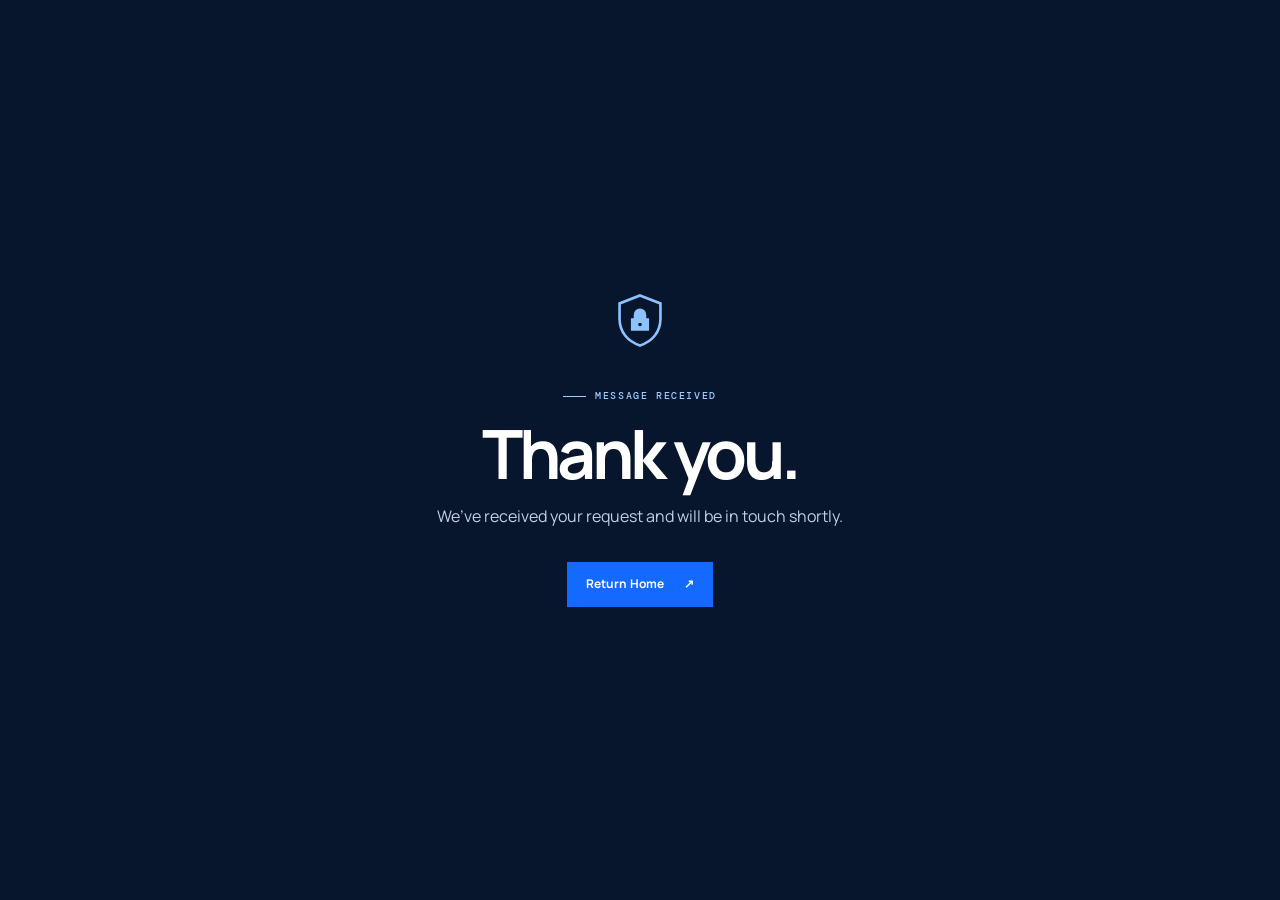
<file: success.html>
<!doctype html>
<html lang="en">
  <head>
    <meta charset="UTF-8"><meta name="viewport" content="width=device-width, initial-scale=1.0">
    <meta name="theme-color" content="#07162d"><title>Thank you | Global Secure Intelligence</title>
    <link rel="preconnect" href="https://fonts.googleapis.com"><link rel="preconnect" href="https://fonts.gstatic.com" crossorigin>
    <link href="https://fonts.googleapis.com/css2?family=DM+Mono:wght@400;500&family=Manrope:wght@400;500;600;700;800&display=swap" rel="stylesheet"><link rel="stylesheet" href="styles.css">
  </head>
  <body class="success-page"><main><section class="success-card"><svg class="brand-mark" viewBox="0 0 44 48" aria-hidden="true"><path d="M22 2 40 9v13.5C40 34.5 32.5 42.5 22 46 11.5 42.5 4 34.5 4 22.5V9L22 2Z" fill="none" stroke="currentColor" stroke-width="2.3"/><path d="M16.5 22v-3.1a5.5 5.5 0 0 1 11 0V22M14 22h16v11H14z" fill="currentColor"/><circle cx="22" cy="27.5" r="1.6" fill="#07162d"/></svg><p class="eyebrow"><span></span> Message received</p><h1>Thank you.</h1><p>We’ve received your request and will be in touch shortly.</p><a class="button button-primary" href="index.html">Return Home <span aria-hidden="true">↗</span></a></section></main></body>
</html>
</file>
<file: styles.css>
:root{--ink:#07162d;--ink-2:#0b2141;--blue:#1469ff;--sky:#89bdff;--ice:#e9f3ff;--paper:#f8fafc;--line:#d9e1ea;--muted:#63728a;--white:#fff;--display:"Manrope",Arial,sans-serif;--mono:"DM Mono","Courier New",monospace}*{box-sizing:border-box}html{scroll-behavior:smooth}body{margin:0;background:var(--paper);color:var(--ink);font:400 16px/1.7 var(--display)}a{color:inherit;text-decoration:none}.shell{width:min(1190px,calc(100% - 48px));margin:0 auto}.skip-link{position:fixed;left:18px;top:-60px;background:var(--white);z-index:100;color:var(--ink);padding:8px 12px;transition:top .2s}.skip-link:focus{top:18px}.site-header{position:absolute;z-index:20;top:0;left:0;right:0;border-bottom:1px solid rgba(255,255,255,.14);color:var(--white);transition:background .25s,border-color .25s;}.site-header.is-scrolled{position:fixed;background:rgba(7,22,45,.95);backdrop-filter:blur(16px)}.nav-shell{height:86px;display:flex;align-items:center;justify-content:space-between}.brand{display:inline-flex;align-items:center;gap:9px;color:var(--white);line-height:1}.brand-mark{width:32px;height:35px;color:#79b9ff;flex:none}.brand strong{font-size:12px;letter-spacing:.115em;display:block}.brand small{display:block;margin-top:4px;font:500 7px/1 var(--mono);letter-spacing:.32em;color:#a6c9f8}.site-nav{display:flex;gap:28px;align-items:center;font-size:13px;font-weight:600}.site-nav>a:not(.nav-cta){opacity:.74;transition:opacity .2s}.site-nav>a:not(.nav-cta):hover,.site-nav>a.is-active{opacity:1}.nav-cta{border:1px solid rgba(255,255,255,.42);padding:10px 13px;font-size:11px;letter-spacing:.025em;transition:background .2s,border-color .2s}.nav-cta:hover{background:var(--blue);border-color:var(--blue)}.menu-toggle{display:none;border:0;background:transparent;color:#fff;width:42px;height:42px;padding:8px}.menu-toggle span{display:block;width:24px;height:1px;background:currentColor;margin:5px auto}.hero{background:var(--ink);color:var(--white);overflow:hidden;position:relative;min-height:760px;padding-top:86px}.hero-home:before{content:"";position:absolute;inset:0;background:radial-gradient(circle at 72% 39%,rgba(19,105,255,.21),transparent 27%),radial-gradient(circle at 25% 82%,rgba(35,112,212,.12),transparent 28%)}.grid-glow{position:absolute;inset:0;background-image:linear-gradient(rgba(143,192,255,.065) 1px,transparent 1px),linear-gradient(90deg,rgba(143,192,255,.065) 1px,transparent 1px);background-size:70px 70px;mask-image:linear-gradient(to bottom,transparent,black 20%,black 76%,transparent)}.hero-grid{display:grid;grid-template-columns:1.05fr .95fr;align-items:center;min-height:590px;position:relative}.hero-copy{padding:55px 0 40px;position:relative;z-index:2}.eyebrow{display:flex;align-items:center;gap:9px;margin:0 0 18px;color:#9dccff;text-transform:uppercase;font:500 10px/1.2 var(--mono);letter-spacing:.16em}.eyebrow span{width:23px;height:1px;background:currentColor}.eyebrow.dark{color:#416386}h1,h2,h3,p{margin-top:0}h1{font-weight:700;letter-spacing:-.065em;font-size:clamp(48px,6.1vw,88px);line-height:.98;margin:0 0 25px}h1 em{font-weight:400;font-style:normal;color:#79b9ff}.hero-lede{max-width:520px;color:#d4e2f2;font-size:19px;line-height:1.65;margin:0 0 32px}.button-row{display:flex;flex-wrap:wrap;gap:11px}.button{display:inline-flex;align-items:center;justify-content:center;gap:20px;border:1px solid transparent;padding:14px 18px;font-weight:700;font-size:12px;line-height:1.2;letter-spacing:.01em;transition:transform .2s,background .2s,color .2s,border-color .2s}.button:hover{transform:translateY(-2px)}.button-primary{background:var(--blue);color:#fff}.button-primary:hover{background:#0d5fe9}.button-ghost{border-color:rgba(255,255,255,.55);color:#fff}.button-ghost:hover{background:#fff;color:var(--ink)}.hero-visual{height:510px;position:relative;display:grid;place-items:center;isolation:isolate}.hero-visual:after{content:"";position:absolute;width:360px;height:160px;bottom:51px;background:radial-gradient(ellipse,rgba(11,105,255,.3),transparent 70%);filter:blur(12px);z-index:-1}.radar-ring{position:absolute;border:1px solid rgba(141,192,255,.2);border-radius:50%}.ring-one{width:440px;height:440px}.ring-two{width:350px;height:350px}.ring-three{width:270px;height:270px;border-color:rgba(141,192,255,.28)}.globe{width:280px;height:280px;border:1px solid rgba(154,204,255,.57);border-radius:50%;position:relative;overflow:hidden;background:radial-gradient(circle at 32% 29%,rgba(46,134,255,.58),rgba(9,48,105,.45) 44%,rgba(6,28,66,.45) 70%);box-shadow:inset -30px -5px 50px rgba(0,10,29,.7),0 0 60px rgba(32,122,255,.25)}.globe:before{content:"";position:absolute;inset:0;background:repeating-linear-gradient(155deg,transparent 0 10px,rgba(161,209,255,.1) 11px 12px)}.globe svg{position:absolute;width:104px;left:88px;top:87px;filter:drop-shadow(0 0 13px rgba(107,181,255,.7))}.longitude,.latitude{position:absolute;border:1px solid rgba(183,217,255,.25);border-radius:50%}.longitude{height:100%;top:0}.l-one{width:38%;left:31%}.l-two{width:75%;left:12.5%}.latitude{width:100%;left:0}.a-one{height:45%;top:27.5%}.a-two{height:78%;top:11%}.node{position:absolute;width:5px;height:5px;border-radius:50%;background:#b7e0ff;box-shadow:0 0 10px 4px #2d91ff}.n-one{top:30%;left:23%}.n-two{top:61%;left:26%}.n-three{top:23%;left:72%}.n-four{top:67%;left:76%}.n-five{top:46%;left:84%}.hero-visual>p{position:absolute;bottom:16px;font:500 10px var(--mono);text-transform:uppercase;letter-spacing:.12em;color:#8fbffc}.trust-bar{height:84px;position:relative;border-top:1px solid rgba(255,255,255,.15);display:grid;grid-template-columns:repeat(4,1fr);align-items:center}.trust-bar>div{display:flex;align-items:center;gap:11px;border-right:1px solid rgba(255,255,255,.12);padding-left:22px}.trust-bar>div:first-child{padding-left:0}.trust-bar>div:last-child{border:0}.trust-bar b{font:500 14px var(--mono);color:#87bdff}.trust-bar span{font-size:10px;line-height:1.4;color:#c8d8ea;max-width:100px}.intro-section{background:#fff;padding:145px 0}.split-layout{display:grid;grid-template-columns:1fr 1fr;gap:10%;align-items:start}.intro-title h2,.section-heading h2{font-size:clamp(36px,4vw,55px);letter-spacing:-.055em;line-height:1.07;margin:0}.intro-copy{padding-top:31px}.large-copy{font-size:23px;line-height:1.54;letter-spacing:-.025em;margin-bottom:20px}.intro-copy>p:not(.large-copy){color:var(--muted);max-width:490px}.text-link{display:inline-flex;gap:15px;align-items:center;margin-top:12px;color:#135ee6;font-size:12px;font-weight:800}.text-link span{font-size:18px;line-height:1;transition:transform .2s}.text-link:hover span{transform:translate(2px,-2px)}.services-section{padding:110px 0 132px;background:#f1f5f9;border-top:1px solid #e1e8ef}.section-heading{display:flex;align-items:end;justify-content:space-between;margin-bottom:48px}.section-heading .desktop-link{margin:0 0 6px}.service-grid{display:grid;grid-template-columns:repeat(4,1fr);gap:1px;background:var(--line);border:1px solid var(--line)}.service-card{min-height:290px;background:#fff;position:relative;padding:26px 24px;display:flex;flex-direction:column;transition:background .22s,color .22s,transform .22s}.service-card:hover{background:#0c2550;color:#fff;z-index:1;transform:translateY(-5px)}.card-number{font:500 10px var(--mono);color:#718198}.service-icon{margin:38px 0 19px;color:#176aff;font-size:24px;line-height:1}.service-card h3{font-size:18px;letter-spacing:-.035em;margin:0 0 9px;line-height:1.22}.service-card p{font-size:12px;line-height:1.62;color:#66768a;margin:0}.service-card:hover p,.service-card:hover .card-number{color:#b7cbe4}.service-card:hover .service-icon{color:#85bcff}.card-link{font-size:11px;font-weight:800;color:#1663e8;margin-top:auto;padding-top:20px}.card-link b{margin-left:8px;font-size:16px}.service-card:hover .card-link{color:#fff}.service-card-accent{background:#0c2550;color:#fff}.service-card-accent .card-number,.service-card-accent p{color:#b7cbe4}.service-card-accent .service-icon,.service-card-accent .card-link{color:#85bcff}.mobile-link{display:none}.proof-section{background:#081a35;color:#fff;padding:125px 0;position:relative;overflow:hidden}.proof-section:after{content:"";position:absolute;width:580px;height:580px;border:1px solid rgba(140,194,255,.12);border-radius:50%;right:-170px;top:-190px;box-shadow:0 0 0 70px rgba(140,194,255,.025),0 0 0 140px rgba(140,194,255,.02)}.proof-grid{display:grid;grid-template-columns:.9fr 1.1fr;gap:11%;position:relative;z-index:1}.proof-content h2{font-size:clamp(37px,4.2vw,57px);letter-spacing:-.06em;line-height:1.08;margin:0 0 22px}.proof-content>p:not(.eyebrow){color:#bacce0;max-width:370px;font-size:14px;margin-bottom:30px}.button-outline-light{border-color:#8ebdf6;color:#fff}.button-outline-light:hover{background:#fff;color:var(--ink)}.proof-list{margin:0;padding:0;list-style:none}.proof-list li{display:flex;gap:23px;padding:0 0 26px;margin:0 0 25px;border-bottom:1px solid rgba(173,208,249,.2)}.proof-list li:last-child{margin:0;border:0}.proof-list>li>span{font:500 10px var(--mono);color:#78b5ff;padding-top:3px}.proof-list h3{font-size:18px;letter-spacing:-.03em;margin:0 0 5px}.proof-list p{font-size:13px;color:#b5c8df;margin:0}.final-cta{padding:75px 0;background:var(--paper)}.cta-panel{background:#d9ebff;min-height:238px;padding:45px 50px;display:flex;align-items:center;justify-content:space-between;position:relative;overflow:hidden}.cta-panel:after{content:"";position:absolute;right:-48px;bottom:-130px;width:330px;height:330px;border:1px solid rgba(12,87,189,.18);border-radius:50%;box-shadow:0 0 0 38px rgba(12,87,189,.08),0 0 0 76px rgba(12,87,189,.04)}.cta-panel h2{font-size:clamp(32px,3.5vw,48px);line-height:1.05;letter-spacing:-.06em;margin:0}.cta-panel .button{position:relative;z-index:1}.site-footer{background:#07162d;color:#fff;padding:65px 0 25px}.footer-grid{display:grid;grid-template-columns:1.5fr .7fr 1fr;gap:10%;padding-bottom:55px}.footer-brand{margin-bottom:18px}.footer-blurb{color:#aabbd0;max-width:260px;font-size:12px;line-height:1.7}.footer-links{display:flex;flex-direction:column;gap:8px;font-size:12px;color:#b7c6d9}.footer-links p{margin:0 0 8px;color:#77b7ff;font:500 10px var(--mono);text-transform:uppercase;letter-spacing:.15em}.footer-links a:hover{color:#fff}.footer-bottom{border-top:1px solid rgba(255,255,255,.14);padding-top:22px;display:flex;justify-content:space-between;color:#9eb1c9;font:400 9px var(--mono);letter-spacing:.02em}.page-hero{min-height:480px;background:var(--ink);color:#fff;padding:172px 0 75px;position:relative;overflow:hidden}.page-hero:before{content:"";position:absolute;right:8%;top:115px;width:430px;height:430px;border:1px solid rgba(143,195,255,.21);border-radius:50%;box-shadow:0 0 0 45px rgba(143,195,255,.035),0 0 0 90px rgba(143,195,255,.02)}.page-hero .shell{position:relative}.page-hero h1{font-size:clamp(45px,5.1vw,72px);margin-bottom:21px}.page-hero p:last-child{max-width:510px;color:#c2d3e8;font-size:16px}.service-list-section{background:#fff;padding:45px 0 120px}.service-detail{display:grid;grid-template-columns:7% 34% 1fr;gap:6%;border-bottom:1px solid var(--line);padding:65px 0}.detail-index{font:500 11px var(--mono);color:#2a72ec;padding-top:8px}.detail-title h2{font-size:29px;letter-spacing:-.052em;line-height:1.15;margin:0}.detail-content{max-width:510px}.detail-content>p{font-size:14px;color:#52637a;margin:0 0 20px}.detail-content ul{list-style:none;margin:0 0 22px;padding:0;columns:2;gap:25px}.detail-content li{font-size:11px;line-height:1.45;padding:7px 0 7px 17px;position:relative;border-bottom:1px solid #e7edf4}.detail-content li:before{content:"+";position:absolute;left:0;color:#176aff;font-weight:700}.detail-content .text-link{margin-top:0}.about-intro{background:#fff;padding:140px 0}.approach-section{background:#0b2141;color:#fff;padding:115px 0}.approach-grid{display:grid;grid-template-columns:.88fr 1fr;align-items:center;gap:15%}.approach-visual{height:430px;position:relative;display:grid;place-items:center}.orbit{position:absolute;border:1px solid rgba(130,186,252,.3);border-radius:50%}.orbit-1{width:365px;height:365px}.orbit-2{width:250px;height:250px;border-style:dashed}.center-lock{width:80px;height:80px;background:#1469ff;border-radius:50%;display:grid;place-items:center;font-size:40px;box-shadow:0 0 0 18px rgba(56,130,247,.12),0 0 45px rgba(45,132,255,.5)}.approach-dot{position:absolute;width:10px;height:10px;background:#87beff;border-radius:50%;box-shadow:0 0 18px #2b94ff}.dot-1{top:44px;left:50%}.dot-2{right:22px;top:50%}.dot-3{bottom:54px;left:27%}.dot-4{left:25px;top:36%}.approach-copy h2{font-size:clamp(38px,4vw,55px);letter-spacing:-.06em;line-height:1.07;margin:0 0 20px}.approach-copy>p:not(.eyebrow){max-width:520px;color:#bfd0e5;font-size:14px}.approach-points{margin-top:34px}.approach-points>div{display:flex;gap:17px;align-items:center;border-top:1px solid rgba(170,203,239,.24);padding:12px 0}.approach-points b{font:500 10px var(--mono);color:#74b4ff}.approach-points span{font-size:12px}.principles-section{background:#fff;padding:118px 0}.principles-grid{display:grid;grid-template-columns:repeat(3,1fr);gap:1px;background:var(--line);border:1px solid var(--line)}.principle{background:#fff;padding:34px;min-height:240px}.principle>span{color:#1e70ed;font:500 11px var(--mono)}.principle h3{font-size:21px;letter-spacing:-.04em;margin:46px 0 9px}.principle p{font-size:13px;line-height:1.6;color:#62738b;margin:0}.contact-hero{background:var(--ink);color:#fff;padding:165px 0 105px;position:relative;overflow:hidden}.contact-hero:before{content:"";position:absolute;right:-100px;top:78px;width:580px;height:580px;border:1px solid rgba(143,195,255,.15);border-radius:50%;box-shadow:0 0 0 70px rgba(143,195,255,.025),0 0 0 140px rgba(143,195,255,.02)}.contact-grid{display:grid;grid-template-columns:.8fr 1fr;gap:11%;position:relative}.contact-copy h1{font-size:clamp(46px,4.8vw,70px)}.contact-copy>p:not(.eyebrow){font-size:16px;color:#bfcee0;max-width:410px}.contact-details{display:grid;gap:16px;margin-top:45px}.contact-details>a,.contact-details>div{display:grid;grid-template-columns:72px 1fr;gap:12px;font-size:12px}.contact-details b{font:500 9px var(--mono);color:#80baff;letter-spacing:.1em;text-transform:uppercase}.contact-details span{color:#cedceb}.contact-form{background:#fff;color:var(--ink);padding:35px;box-shadow:20px 22px 0 rgba(22,89,181,.22)}.form-heading{border-bottom:1px solid var(--line);padding-bottom:20px;margin-bottom:22px}.form-heading p{font-size:18px;font-weight:800;letter-spacing:-.04em;margin:0}.form-heading span{font-size:11px;color:var(--muted)}.contact-form label{font-size:10px;font-weight:800;letter-spacing:.06em;text-transform:uppercase;display:block;margin:0 0 18px}.form-row{display:grid;grid-template-columns:1fr 1fr;gap:15px}.contact-form input,.contact-form select,.contact-form textarea{font:400 13px var(--display);color:var(--ink);letter-spacing:0;text-transform:none;display:block;width:100%;padding:11px 0 9px;border:0;border-bottom:1px solid #ccd6e1;outline:0;background:transparent;border-radius:0;transition:border-color .2s}.contact-form select{appearance:auto}.contact-form textarea{resize:vertical;min-height:85px}.contact-form input:focus,.contact-form select:focus,.contact-form textarea:focus{border-color:var(--blue)}.contact-form .button{width:100%;border:0;cursor:pointer;margin-top:5px}.contact-assurance{background:#fff;padding:100px 0}.assurance-grid{display:grid;grid-template-columns:repeat(3,1fr);gap:8%}.assurance-grid>div{border-top:1px solid var(--line);padding-top:18px}.assurance-grid span{color:#1e70ed;font:500 10px var(--mono)}.assurance-grid h2{font-size:22px;letter-spacing:-.045em;margin:28px 0 10px}.assurance-grid p{font-size:13px;line-height:1.65;color:var(--muted);margin:0}.success-page{min-height:100vh;background:var(--ink);color:#fff;display:grid;place-items:center;padding:24px}.success-card{max-width:480px;text-align:center}.success-card .brand-mark{width:50px;height:55px;color:#8cc3ff;margin-bottom:34px}.success-card .eyebrow{justify-content:center}.success-card h1{font-size:68px;margin:0 0 16px}.success-card>p:not(.eyebrow){color:#bfd0e4;margin:0 auto 32px}.reveal{opacity:0;transform:translateY(16px);transition:opacity .65s ease,transform .65s ease}.reveal.is-visible{opacity:1;transform:none}.visually-hidden{position:absolute!important;width:1px;height:1px;padding:0;margin:-1px;overflow:hidden;clip:rect(0,0,0,0);white-space:nowrap;border:0}@media (prefers-reduced-motion:reduce){html{scroll-behavior:auto}.reveal{opacity:1;transform:none;transition:none}.button,.site-header{transition:none}}@media(max-width:900px){.site-nav{gap:16px}.nav-cta{padding:8px 9px}.hero-grid{grid-template-columns:1fr}.hero{min-height:0}.hero-copy{padding-top:80px}.hero-visual{height:390px;position:absolute;right:-140px;bottom:-26px;width:550px;opacity:.7;pointer-events:none}.hero-copy{max-width:620px}.trust-bar{margin-top:10px}.service-grid{grid-template-columns:repeat(2,1fr)}.service-card{min-height:245px}.proof-grid{gap:8%}.service-detail{grid-template-columns:7% 39% 1fr;gap:4%}}@media(max-width:680px){.shell{width:min(100% - 36px,1190px)}.nav-shell{height:70px}.site-header{position:absolute}.site-nav{display:none;position:absolute;top:70px;left:0;right:0;background:#091b36;padding:18px;flex-direction:column;align-items:stretch;gap:3px;border-top:1px solid rgba(255,255,255,.14);box-shadow:0 16px 24px rgba(0,0,0,.2)}.site-nav.is-open{display:flex}.site-nav>a{padding:11px 5px}.nav-cta{text-align:center;margin-top:7px}.menu-toggle{display:block}.hero{padding-top:70px}.hero-grid{min-height:580px}.hero-copy{padding:58px 0 130px}.hero-copy h1{font-size:53px}.hero-lede{font-size:16px;max-width:380px}.hero-visual{transform:scale(.67);transform-origin:bottom right;right:-175px;bottom:-14px}.trust-bar{height:auto;grid-template-columns:1fr 1fr;padding:13px 0;gap:11px}.trust-bar>div{padding-left:0;border-right:0}.trust-bar span{max-width:120px}.intro-section,.about-intro{padding:80px 0}.split-layout,.proof-grid,.approach-grid,.contact-grid{grid-template-columns:1fr;gap:32px}.intro-copy{padding-top:0}.large-copy{font-size:19px}.services-section{padding:75px 0}.section-heading{display:block;margin-bottom:31px}.desktop-link{display:none!important}.service-grid{grid-template-columns:1fr}.service-card{min-height:220px}.service-icon{margin:25px 0 13px}.mobile-link{display:inline-flex}.proof-section{padding:76px 0}.proof-content>p:not(.eyebrow){max-width:none}.proof-list{margin-top:18px}.final-cta{padding:38px 0}.cta-panel{padding:36px 25px;display:block}.cta-panel .button{margin-top:25px}.footer-grid{grid-template-columns:1fr;gap:30px}.footer-bottom{display:block;line-height:2}.footer-bottom span:last-child{display:block}.page-hero{min-height:400px;padding:135px 0 55px}.page-hero:before{right:-230px;top:95px}.page-hero h1{font-size:47px}.page-hero p:last-child{font-size:14px}.service-list-section{padding:20px 0 70px}.service-detail{display:block;padding:42px 0}.detail-index{margin-bottom:20px}.detail-title h2{font-size:27px}.detail-content{margin-top:22px}.detail-content ul{columns:1}.approach-section{padding:75px 0}.approach-visual{height:300px;transform:scale(.76);transform-origin:center}.principles-section{padding:75px 0}.principles-grid,.assurance-grid{grid-template-columns:1fr}.principle{min-height:190px}.principle h3{margin-top:25px}.contact-hero{padding:130px 0 75px}.contact-form{padding:25px 20px;box-shadow:11px 12px 0 rgba(22,89,181,.22)}.form-row{grid-template-columns:1fr;gap:0}.contact-assurance{padding:65px 0}.assurance-grid{gap:26px}.success-card h1{font-size:54px}}
</file>
